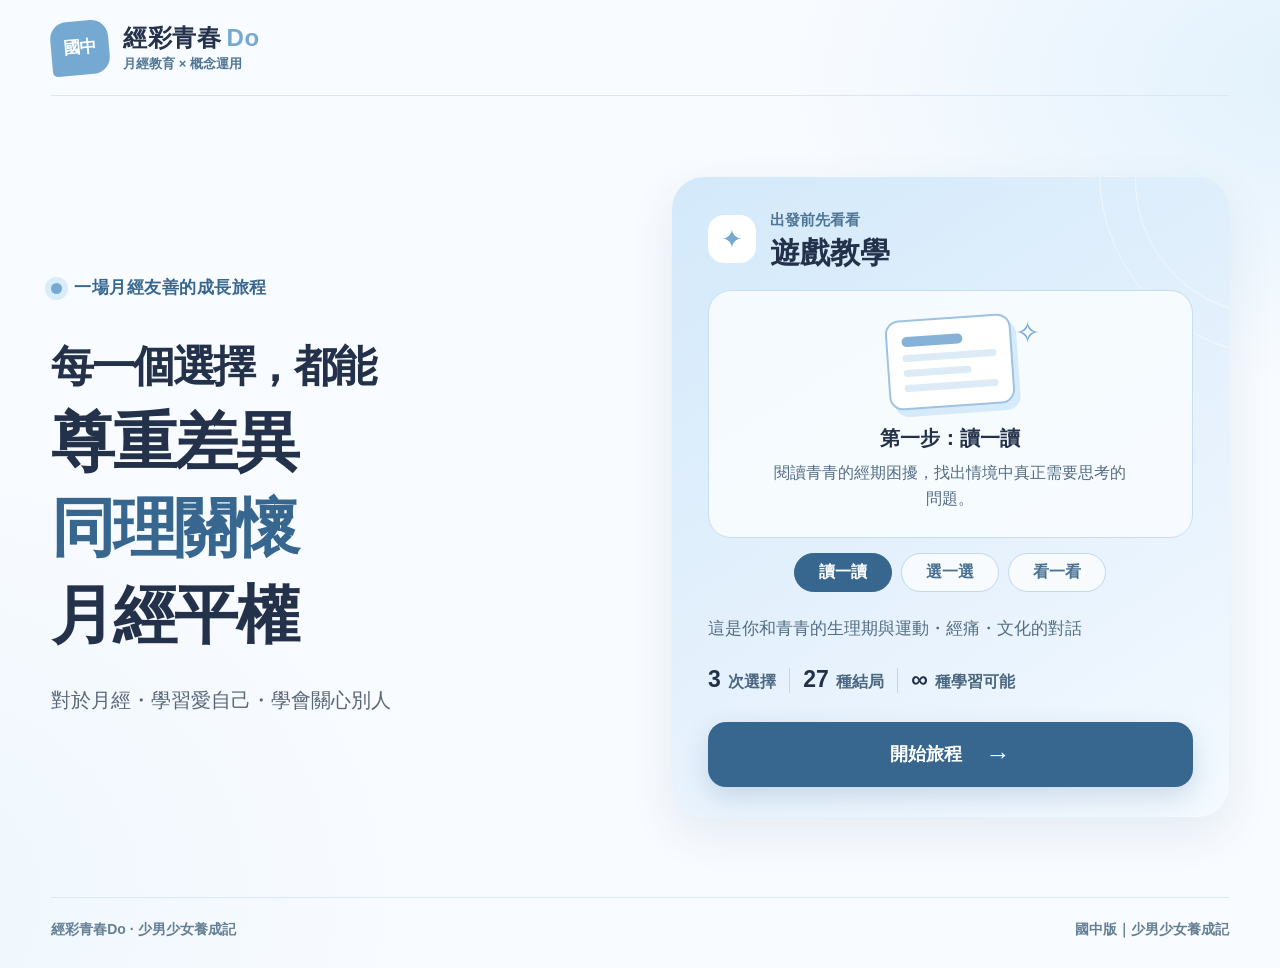
<file: index.html>
<!doctype html>
<html lang="zh-Hant">
<head>
  <meta charset="utf-8">
  <meta name="viewport" content="width=device-width, initial-scale=1">
  <meta name="theme-color" content="#E1F1FC">
  <meta name="description" content="經彩青春Do：透過三次選擇，一起學習月經關懷、破除偏見與自然談論。">
  <title>經彩青春Do｜少男少女養成記</title>
  <link rel="stylesheet" href="./assets/style.css">
  <script src="./data/story.js" defer></script>
  <script src="./data/outcomes.js" defer></script>
  <script src="./assets/app.js" defer></script>
</head>
<body>
<div class="app-shell">
  <header class="site-header">

<a class="brand" id="brand-link" href="./"
   aria-label="回到經彩青春Do封面">

  <span class="brand-symbol">國中</span>

  <span class="brand-copy"
        style="display:flex;
               flex-direction:column;
               align-items:flex-start;
               justify-content:center;
               gap:3px;
               line-height:1.25;">

    <span class="brand-name"
          style="display:block;
                 font-size:24px;
                 font-weight:900;
                 white-space:nowrap;">
      經彩青春<span class="brand-highlight">Do</span>
    </span>

    <span class="brand-subtitle"
          style="display:block;
                 font-size:13px;
                 font-weight:700;
                 color:#507695;
                 white-space:nowrap;">
      月經教育 × 概念運用
    </span>

  </span>
</a>
    <button class="header-reset" type="button" id="header-reset" hidden>重新開始 <span aria-hidden="true">↗</span></button>
  </header>
  <main>
    <section class="view intro" id="intro" aria-labelledby="intro-title">

<div class="intro-content">
  <p class="eyebrow">
    <span class="eyebrow-dot" aria-hidden="true"></span>
    一場月經友善的成長旅程
  </p>

  <h1 id="intro-title">
    <span class="intro-question">每一個選擇，都能</span>
    <span class="intro-line">尊重差異</span>
    <span class="intro-line emphasis">同理關懷</span>
    <span class="intro-line">月經平權</span>
  </h1>

  <p class="intro-tip">
    對於月經・學習愛自己・學會關心別人
  </p>
</div>
      <section class="guide-panel" aria-labelledby="guide-title">
        <div class="guide-header"><span class="guide-icon" aria-hidden="true">✦</span><div><p class="guide-eyebrow">出發前先看看</p><h2 id="guide-title">遊戲教學</h2></div></div>
        <div class="guide-screen" aria-live="off">
          <div class="guide-slide is-active" data-guide-slide="0" aria-hidden="false">
            <div class="guide-illustration guide-read">
              <div class="guide-paper" aria-hidden="true"><div class="paper-title"></div><div class="paper-line"></div><div class="paper-line short"></div><div class="paper-line"></div></div>
              <span class="guide-deco" aria-hidden="true">✧</span>
            </div>
            <h3>第一步：讀一讀</h3>
            <p>閱讀青青的經期困擾，找出情境中真正需要思考的問題。</p>
          </div>
          <div class="guide-slide" data-guide-slide="1" aria-hidden="true">
            <div class="guide-illustration guide-choose" aria-hidden="true">
              <div class="guide-choice">A</div><div class="guide-choice active">B <span>✓</span></div><div class="guide-choice">C</div>
            </div>
            <h3>第二步：選一選</h3>
            <p>比較 A、B、C 三個回應，選擇你認為最合適的做法。</p>
          </div>
          <div class="guide-slide" data-guide-slide="2" aria-hidden="true">
            <div class="guide-illustration guide-result" aria-hidden="true">
              <span class="guide-check">✓</span>
              <div class="guide-result-lines"><span></span><span></span><span></span></div>
            </div>
            <h3>第三步：看一看</h3>
            <p>確認三次選擇，閱讀自己的判斷與可改進之處。</p>
          </div>
        </div>
        <div class="guide-picks" aria-label="切換遊戲教學">
          <button class="guide-pick is-active" type="button" data-guide="0" aria-pressed="true">讀一讀</button>
          <button class="guide-pick" type="button" data-guide="1" aria-pressed="false">選一選</button>
          <button class="guide-pick" type="button" data-guide="2" aria-pressed="false">看一看</button>
        </div>
<p class="guide-intro">
  這是你和青青的生理期與運動・經痛・文化的對話
</p>        <div class="intro-stats" aria-label="旅程玩法">
          <span><strong>3</strong> 次選擇</span>
          <span class="stat-divider" aria-hidden="true"></span>
          <span><strong>27</strong> 種結局</span>
          <span class="stat-divider" aria-hidden="true"></span>
          <span><strong>∞</strong> 種學習可能</span>
        </div>
        <button class="primary-btn" id="start-btn" type="button">開始旅程 <span aria-hidden="true">→</span></button>
      </section>
    </section>
    <section class="view game" id="game" hidden aria-labelledby="scene-title">
      <div class="step-top">
        <div>
          <h1 class="step-heading">你的成長旅程正在展開</h1>
          <p class="step-desc">分析情境、比較觀點，再做出你的選擇。</p>
        </div>
        <div class="step-fraction" id="step-fraction">01 <span>/ 03</span></div>
      </div>
      <div class="progress-track" aria-label="旅程進度"><div id="progress-fill" class="progress-fill"></div></div>
      <div class="scene-layout">
        <div class="scene-visual">
          <div class="visual-topline"><span class="visual-tag">第 <span id="scene-number">1</span> 個情境</span><span class="visual-decor" aria-hidden="true">✳</span></div>
          <div class="image-frame">
            <img id="scene-image" class="scene-image" alt="" loading="eager" decoding="async" hidden>
            <div id="image-placeholder" class="image-placeholder" role="img" aria-label="劇情圖片預留區">
              <span class="placeholder-mark" aria-hidden="true">✦</span>
              <span>劇情圖片</span>
            </div>
          </div>
          <p class="visual-caption">想一想：如果你也在現場，會怎麼做？</p>
        </div>
        <div class="scene-content">
          <div class="scene-kicker"><span id="scene-chip">情境 1</span><span class="scene-separator" aria-hidden="true"></span><span>月經友善思辨</span></div>
          <h2 id="scene-title" tabindex="-1">突然來了，怎麼辦？</h2>
          <p id="scene-narrative" class="scene-narrative"></p>
          <div class="choose-heading"><h3>這時候，你的選擇是什麼？</h3><span>選出最符合你想法的回應</span></div>
          <div class="choices" id="choices" aria-label="三個回答"></div>
          <p class="keyboard-hint">點選想說的話，就能繼續下一個情境。</p>
        </div>
      </div>
      <div class="game-footer">
        <button id="back-btn" class="back-btn" type="button">← 回到上一個情境</button>
        <span class="route-trail" id="route-trail" aria-live="polite"></span>
      </div>
    </section>
    <section class="view ending" id="ending" hidden aria-labelledby="ending-title">
      <div class="ending-hero">
        <div class="ending-icon" aria-hidden="true">✦</div>
        <p class="eyebrow">三次選擇完成</p>
        <h1 id="ending-title" tabindex="-1">你的選擇，形成了一段思考旅程。</h1>
        <p id="ending-intro">先看看自己做的三次選擇，想一想，再決定要不要送出。</p>
      </div>
      <div class="ending-body">
        <section aria-labelledby="summary-heading">
          <div class="section-heading"><span class="section-number">一</span><h2 id="summary-heading">這是你選擇的旅程</h2><span id="ending-code" class="route-badge">路徑 ABB</span></div>
          <ol class="journey-steps" id="journey-steps"></ol>
          <div id="confirm-actions" class="confirm-actions">
            <p>你確定要用這三個選擇，完成這趟旅程嗎？</p>
            <div class="actions-row">
              <button id="rethink-btn" class="secondary-btn" type="button">← 回頭再想一次</button>
              <button id="confirm-btn" class="primary-btn" type="button">確定選擇 <span aria-hidden="true">→</span></button>
            </div>
          </div>
        </section>
        <section id="feedback-section" class="feedback-section" aria-labelledby="feedback-heading" hidden>
          <div class="section-heading"><span class="section-number">二</span><h2 id="feedback-heading" tabindex="-1">看看這次旅程的回饋</h2></div>
          <div class="feedback-grid">
            <article class="feedback-card positive"><div class="feedback-icon" aria-hidden="true">✓</div><h3>做得好的地方</h3><p id="positive-text"></p></article>
            <article class="feedback-card improve"><div class="feedback-icon" aria-hidden="true">↗</div><h3>可以改進的地方</h3><p id="improve-text"></p></article>
            <article class="feedback-card result"><div class="feedback-icon" id="status-icon" aria-hidden="true">★</div><h3>關卡認證</h3><p id="status-text" aria-live="polite" style="white-space:pre-line"></p></article>
          </div>
          <div class="ending-actions"><button class="primary-btn" id="again-btn" type="button">回到最初，再挑戰一次 <span aria-hidden="true">→</span></button></div>
        </section>
      </div>
    </section>
  </main>
  <footer class="site-footer"><span>經彩青春Do · 少男少女養成記</span><span>國中版｜少男少女養成記</span></footer>
</div>
</body>
</html>
</file>
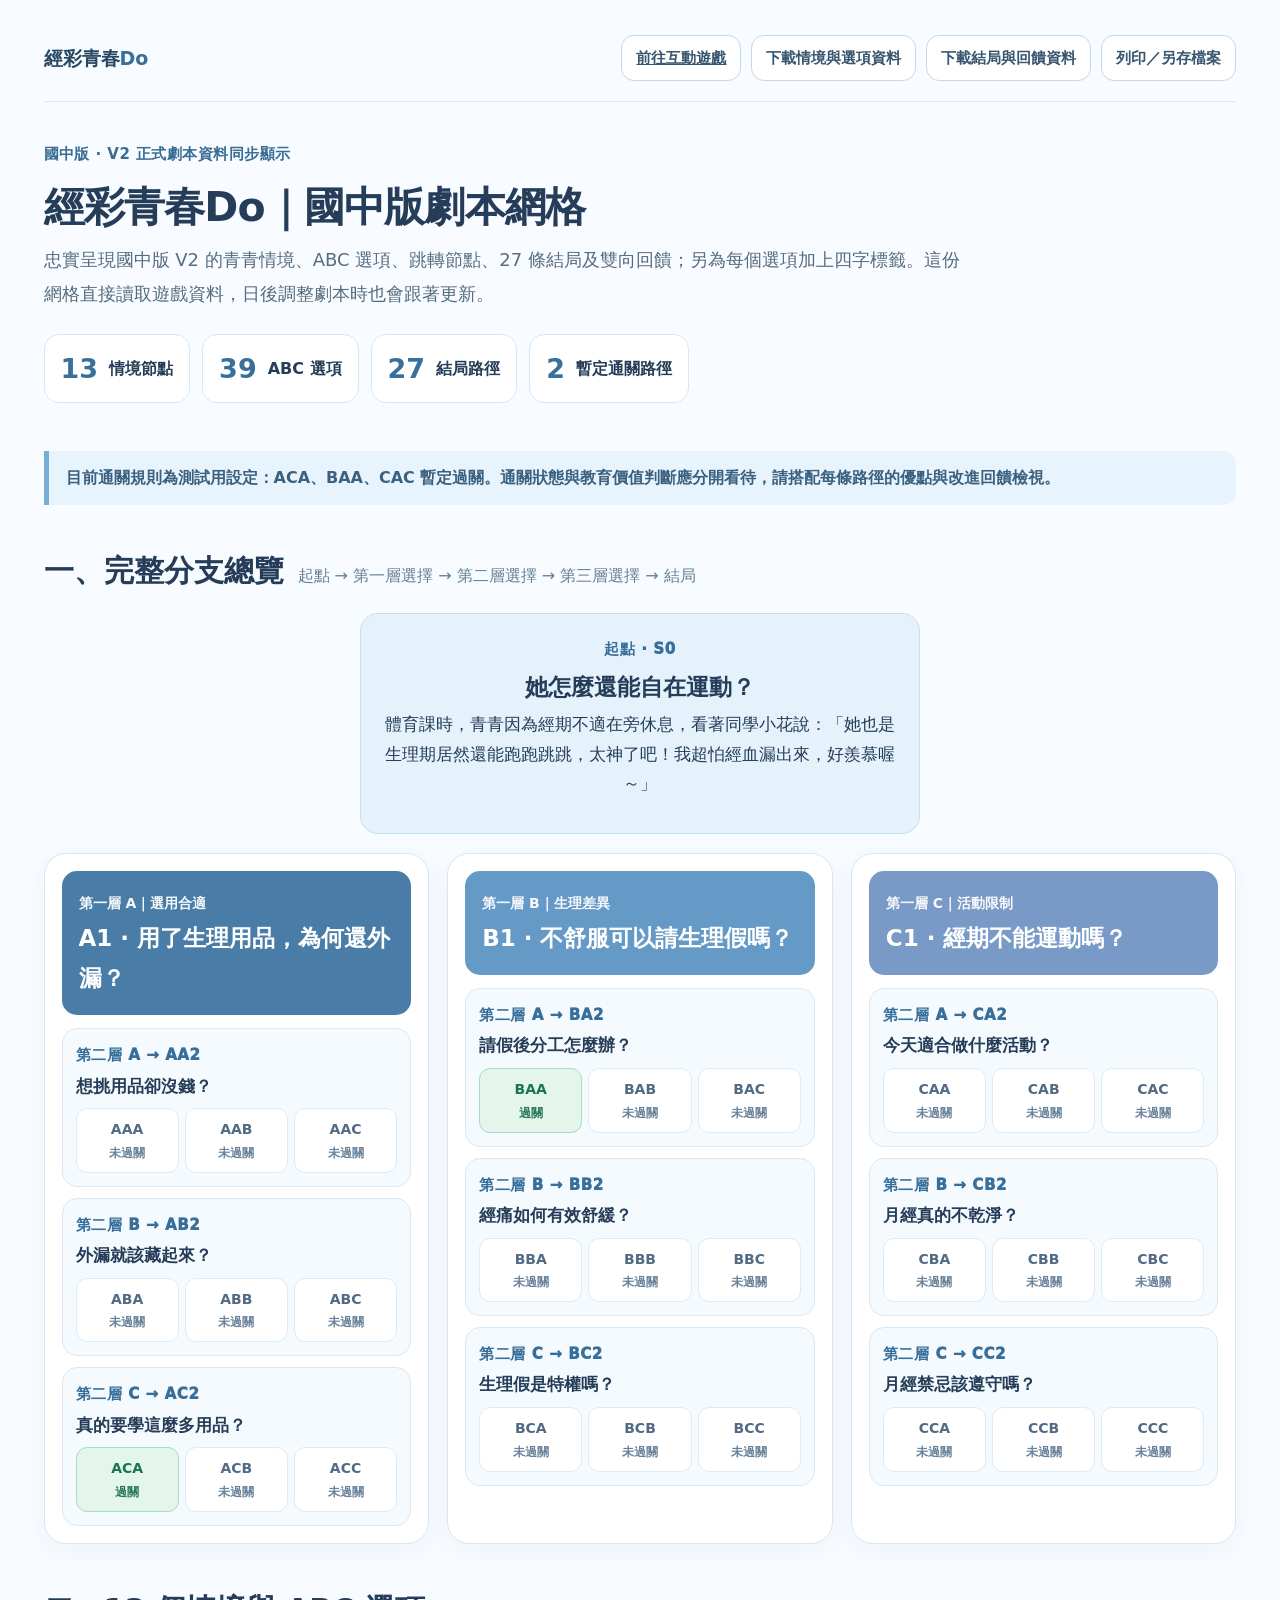
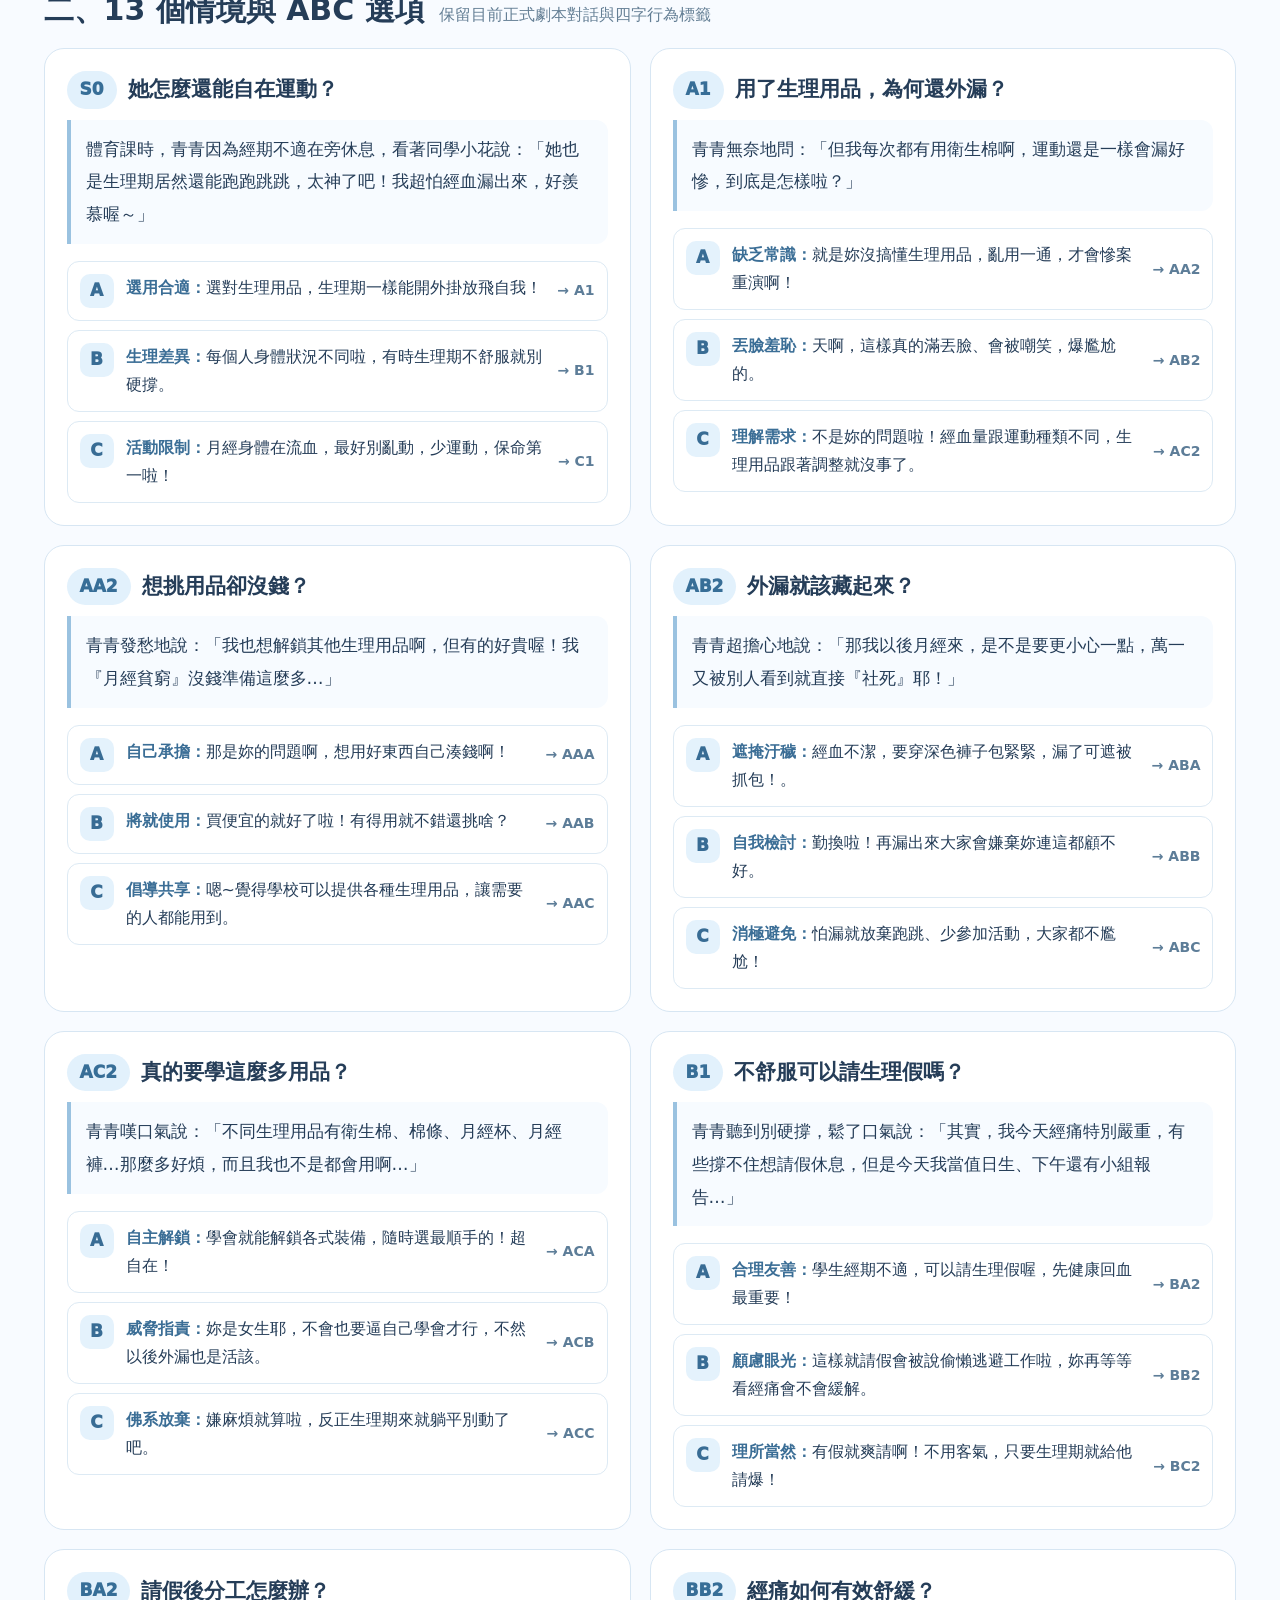
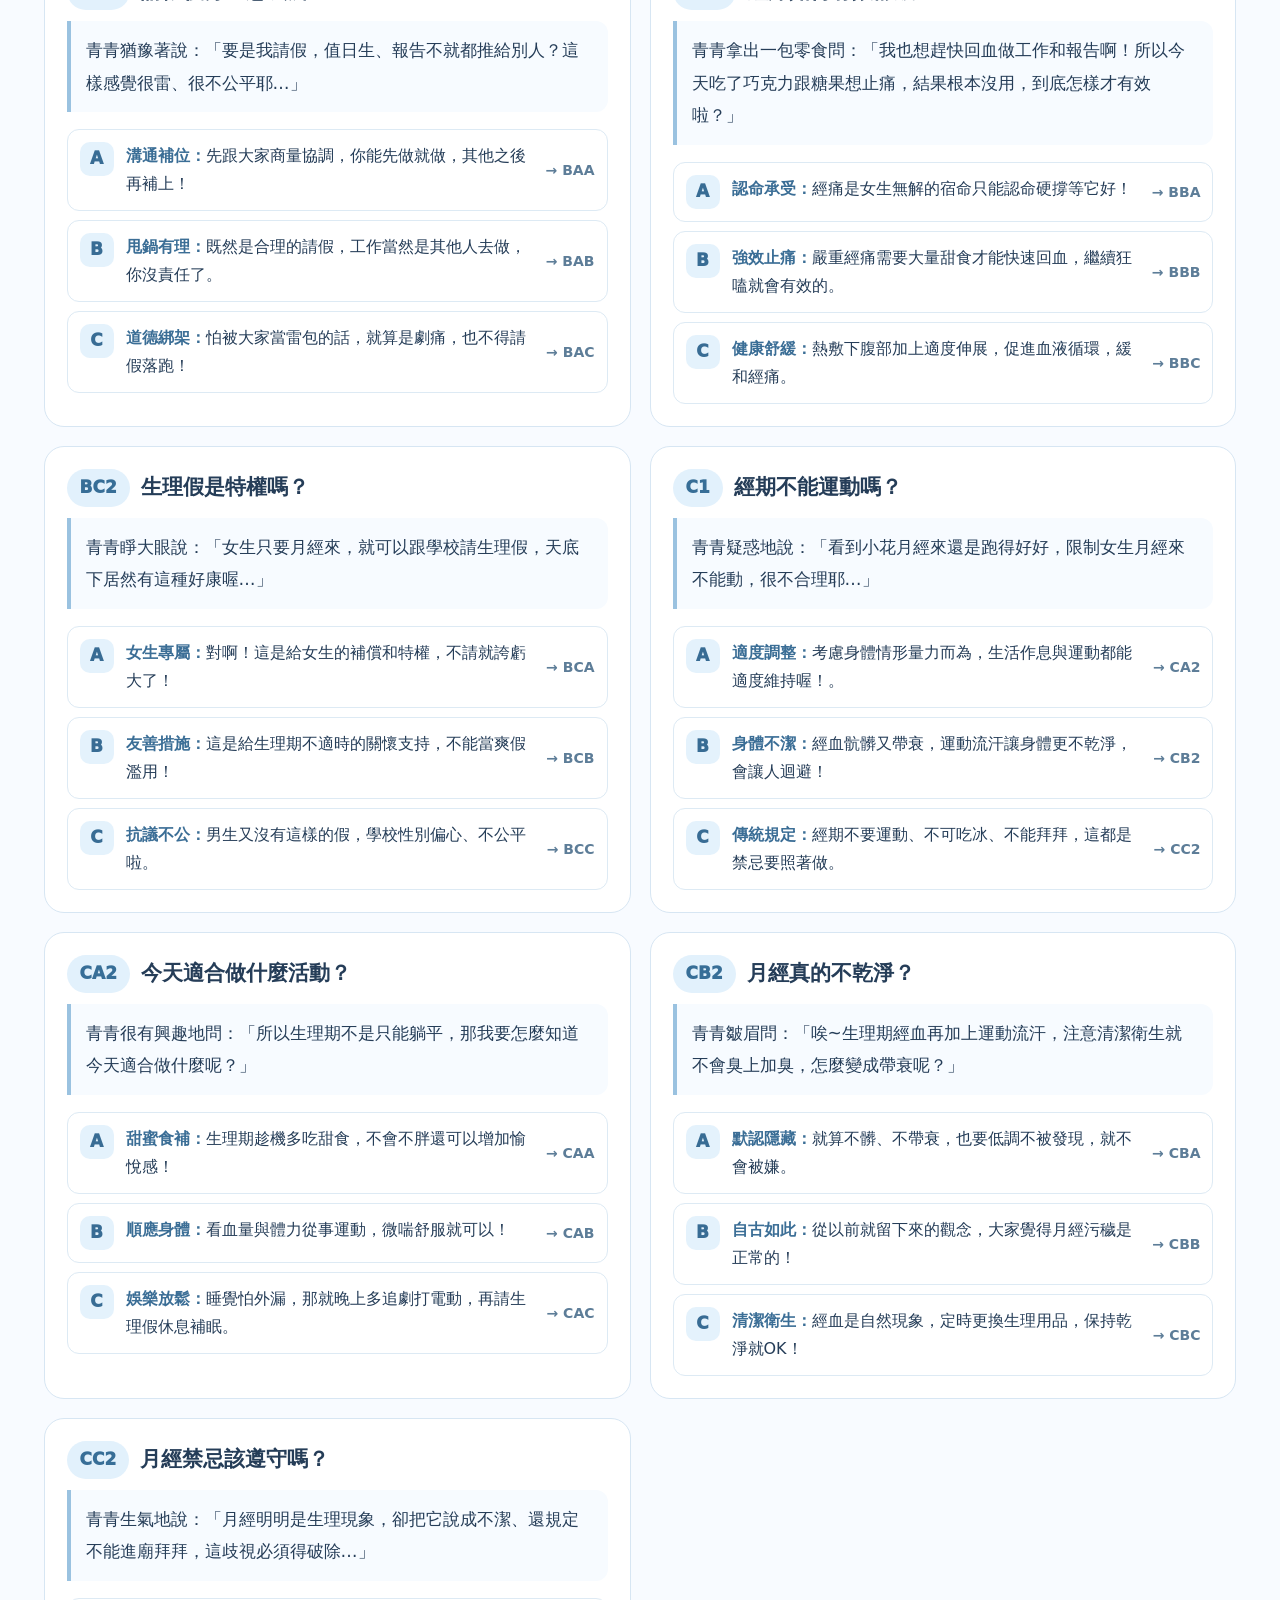
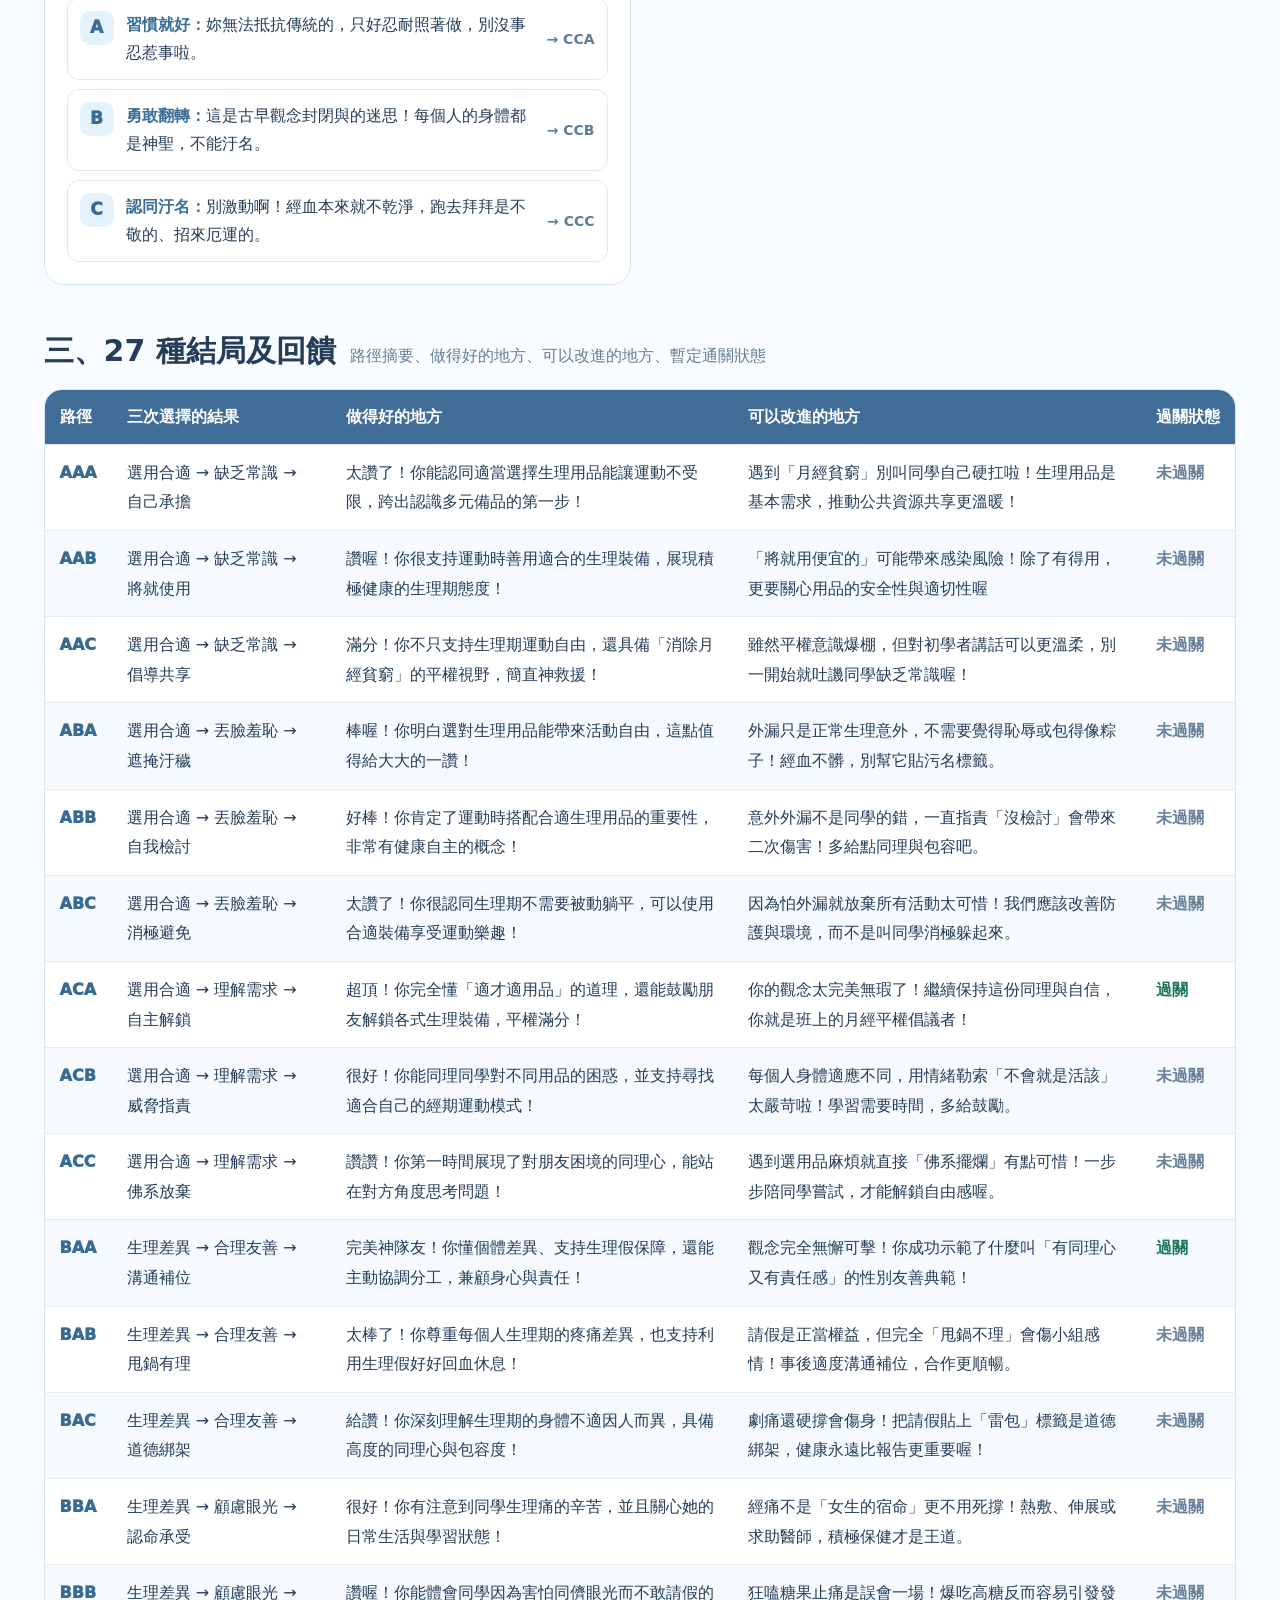
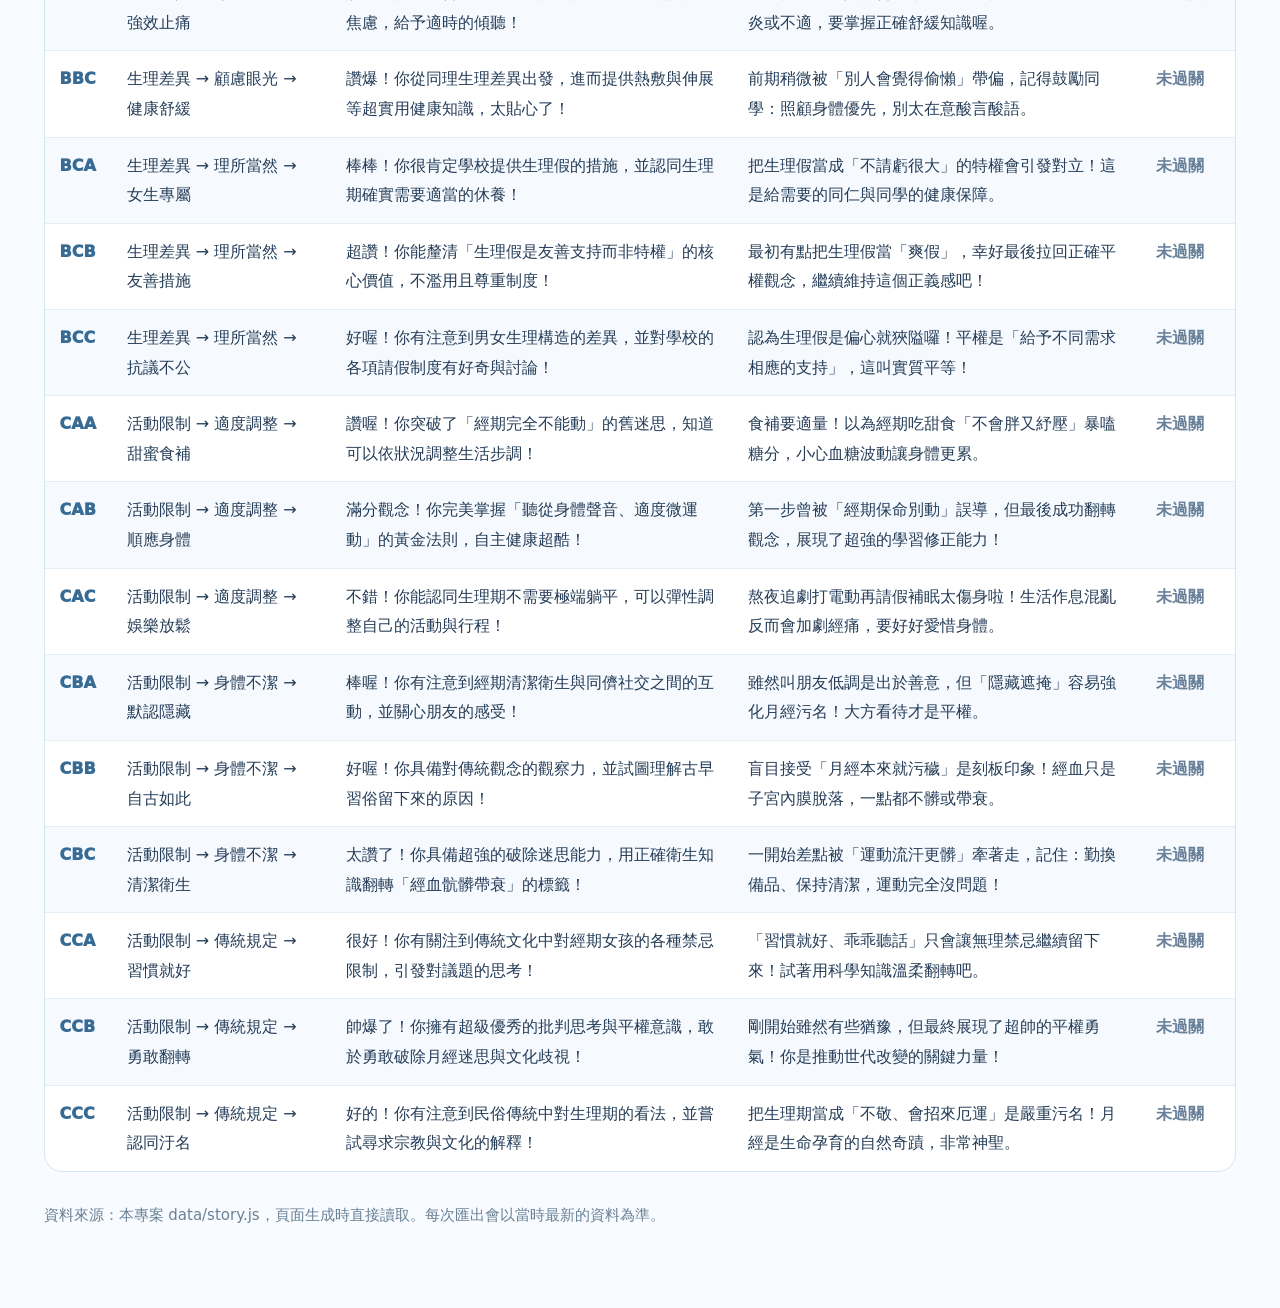
<file: story-grid.html>
<!doctype html>
<html lang="zh-Hant">
<head>
<meta charset="utf-8">
<meta name="viewport" content="width=device-width, initial-scale=1">
<meta name="color-scheme" content="light">
<title>經彩青春Do｜國中版劇本網格</title>
<script src="./data/story.js" defer></script>
<script src="./data/outcomes.js" defer></script>
<style>
:root{font-family:"Noto Sans TC","PingFang TC","Microsoft JhengHei",system-ui,sans-serif;color:#253D58;background:#F8FBFF;font-size:17px}
*{box-sizing:border-box}body{margin:0;line-height:1.75}main{max-width:1440px;padding:25px clamp(16px,3.4vw,55px) 80px;margin:auto}
h1{font-size:clamp(30px,3.2vw,45px);line-height:1.35;margin:0 0 8px;letter-spacing:-.02em}
h2{font-size:clamp(24px,2.6vw,30px);line-height:1.4;margin:0 0 17px}
h3{font-size:21px;margin:0 0 8px}p{margin:0 0 12px}a{color:#376A94}button{font:inherit;cursor:pointer;border:0}
.topbar{display:flex;justify-content:space-between;align-items:center;gap:14px;flex-wrap:wrap;padding:10px 0 20px;border-bottom:1px solid #D9E8F3}
.brand{font-size:19px;font-weight:900;text-decoration:none;color:#284762}.brand span{color:#396E99}
.header-actions{display:flex;gap:10px;flex-wrap:wrap}
.control{border:1px solid #C1D9EB;border-radius:13px;background:white;color:#38566F;font-size:15px;font-weight:800;padding:9px 14px}
.control:hover{border-color:#376A94;background:#E9F5FD}
.hero{padding:39px 0 28px}.eyebrow{font-size:15px;letter-spacing:.03em;color:#386D96;font-weight:900}
.intro{font-size:18px;color:#566D80;max-width:920px;line-height:1.9}
.counters{display:flex;flex-wrap:wrap;gap:12px;margin:23px 0 0}
.stat{display:flex;align-items:center;gap:11px;border:1px solid #D7E8F5;padding:10px 16px;border-radius:15px;background:white;font-size:16px;font-weight:750}
.stat strong{font-size:27px;color:#39709B}
.notice{border-left:5px solid #78AED5;background:#E8F4FD;color:#3B617F;border-radius:0 13px 13px 0;padding:13px 17px;margin:20px 0 33px;font-size:16px;font-weight:700}
.section{margin-top:45px}.section-header{display:flex;align-items:baseline;gap:14px;flex-wrap:wrap}
.section-header p{color:#647F95;font-size:16px}
.start-box{text-align:center;padding:22px;border-radius:18px;background:#E5F2FC;border:1px solid #C4DFF0;margin:4px auto 19px;max-width:560px}
.node-id{font-size:15px;color:#386F9A;font-weight:950;letter-spacing:.04em}
.start-box h3{font-size:23px;margin:4px 0 3px}
.flow-grid{display:grid;grid-template-columns:repeat(3,minmax(0,1fr));gap:18px}
.branch{border:1px solid #D8E7F2;background:white;border-radius:22px;padding:17px;min-width:0;box-shadow:0 7px 25px #3C70920D}
.branch-head{border-radius:15px;padding:17px;color:white;margin-bottom:13px}
.branch:nth-child(1) .branch-head{background:#497DA7}
.branch:nth-child(2) .branch-head{background:#659AC7}
.branch:nth-child(3) .branch-head{background:#799AC6}
.branch-head h3{font-size:23px;margin:0;color:white}.branch-head small{font-size:14px;opacity:.95;font-weight:750}
.subnode{background:#F5FAFE;border:1px solid #D9E8F3;padding:13px;border-radius:15px;margin-top:11px}
.subnode>strong{display:block;font-size:17px;margin:3px 0 7px}
.finish-list{display:grid;grid-template-columns:repeat(3,minmax(0,1fr));gap:6px}
.end-chip{display:flex;flex-direction:column;justify-content:center;align-items:center;gap:1px;text-align:center;border:1px solid #DDEBF4;border-radius:11px;padding:8px 4px;background:white;font-size:14px;font-weight:900;color:#526B84}
.end-chip.pass{background:#e4f5eb;border-color:#a6dcc0;color:#1b7454}
.end-chip small{font-size:12px;font-weight:750;color:#68829A}
.end-chip.pass small{color:#28795c}
.node-grid{display:grid;grid-template-columns:repeat(2,minmax(0,1fr));gap:19px}
.script-card{border-radius:20px;border:1px solid #D7E6F3;background:white;padding:22px;min-width:0;break-inside:avoid}
.script-top{display:flex;align-items:center;gap:11px;flex-wrap:wrap;margin-bottom:11px}
.script-id{display:inline-block;padding:4px 13px;background:#E2F1FC;border-radius:80px;font-weight:950;color:#376E97}
.script-top h3{margin:0;font-size:21px}
.script-scene{background:#F7FBFF;border-left:4px solid #9AC2E0;padding:13px 15px;font-size:17px;line-height:1.92;border-radius:0 12px 12px 0}
.choices{display:flex;flex-direction:column;gap:9px;margin-top:17px}
.choice{display:grid;grid-template-columns:36px minmax(0,1fr) auto;gap:10px;align-items:start;border:1px solid #DDEAF4;border-radius:12px;padding:12px}
.choice-letter{display:grid;place-items:center;width:34px;height:34px;border-radius:10px;background:#E4F2FC;color:#386C94;font-weight:950}
.choice-main{font-size:16px;min-width:0}
.choice-main strong{color:#3B6E96}
.choice-arrow{font-size:14px;font-weight:900;color:#5D7D98;white-space:nowrap;align-self:center}
.table-scroll{overflow:auto;border:1px solid #D7E7F2;border-radius:18px;background:white}
table{border-collapse:collapse;width:100%;min-width:980px}
thead th{position:sticky;top:0;z-index:1;background:#416E98;color:white;padding:13px 15px;text-align:left;font-size:16px;white-space:nowrap}
tbody td{font-size:16px;padding:13px 15px;border-top:1px solid #E3EEF7;vertical-align:top;line-height:1.85}
tbody tr:nth-child(even){background:#F6FAFF}
tbody tr:hover{background:#EAF5FD}
.code{font-weight:950;color:#386B94;white-space:nowrap}
.status{font-weight:850;white-space:nowrap;color:#688099}
.status.pass{color:#1b7855}
.step-cell{min-width:190px}.feedback-cell{min-width:250px}
.footer{margin:30px 0 0;color:#6A8195;font-size:15px}
.sr-only{position:absolute;width:1px;height:1px;padding:0;margin:-1px;overflow:hidden;clip:rect(0,0,0,0);border:0}
@media(max-width:1000px){.flow-grid{grid-template-columns:1fr}.node-grid{grid-template-columns:1fr}.branch{max-width:none}}
@media(max-width:560px){.hero{padding:28px 0 18px}.stat{padding:8px 12px}.stat strong{font-size:24px}.script-card{padding:16px}.choice{grid-template-columns:33px minmax(0,1fr);gap:9px}.choice-arrow{grid-column:2;justify-self:start}.flow-grid{gap:14px}.notice{font-size:15px}}
@media print{
  @page{size:A4 landscape;margin:12mm}
  :root{font-size:12pt}
  body{background:white}
  main{max-width:none;padding:0}
  .header-actions,.control{display:none!important}
  .hero{padding:15px 0}
  .section{page-break-before:always;margin-top:15px}
  .branch,.script-card,.start-box{box-shadow:none}
  .flow-grid{display:grid;grid-template-columns:repeat(3,minmax(0,1fr));gap:9px}
  .branch{padding:9px;border-radius:10px}
  .branch-head{padding:9px}
  .subnode{padding:7px;margin-top:7px}
  .end-chip{font-size:10pt;padding:4px 1px}
  .end-chip small{font-size:8pt}
  .node-grid{grid-template-columns:repeat(2,minmax(0,1fr))}
  .script-card{padding:12px;break-inside:avoid}
  .script-card h3{font-size:14pt}
  .script-scene,.choice-main{font-size:10pt}
  table{min-width:0}
  th,td{font-size:9pt!important;padding:6px!important}
  thead{display:table-header-group}
  tr{break-inside:avoid}
}
</style>
</head>
<body>
<main>
<header class="topbar">
<a class="brand" href="./">經彩青春<span>Do</span></a>
<div class="header-actions"><a href="./" class="control">前往互動遊戲</a><button class="control" id="download-scenes" type="button">下載情境與選項資料</button><button class="control" id="download-endings" type="button">下載結局與回饋資料</button><button class="control" id="print" type="button">列印／另存檔案</button></div>
</header>
<section class="hero">
<p class="eyebrow">國中版 · V2 正式劇本資料同步顯示</p>
<h1>經彩青春Do｜國中版劇本網格</h1>
<p class="intro">忠實呈現國中版 V2 的青青情境、ABC 選項、跳轉節點、27 條結局及雙向回饋；另為每個選項加上四字標籤。這份網格直接讀取遊戲資料，日後調整劇本時也會跟著更新。</p>
<div class="counters" id="counters"></div>
</section>
<p class="notice">目前通關規則為測試用設定：ACA、BAA、CAC 暫定過關。通關狀態與教育價值判斷應分開看待，請搭配每條路徑的優點與改進回饋檢視。</p>
<section id="overview" class="section">
<div class="section-header"><h2>一、完整分支總覽</h2><p>起點 → 第一層選擇 → 第二層選擇 → 第三層選擇 → 結局</p></div>
<div id="start-node" class="start-box"></div>
<div id="branch-grid" class="flow-grid"></div>
</section>
<section id="all-scenes" class="section">
<div class="section-header"><h2>二、13 個情境與 ABC 選項</h2><p>保留目前正式劇本對話與四字行為標籤</p></div>
<div id="node-grid" class="node-grid"></div>
</section>
<section id="all-endings" class="section">
<div class="section-header"><h2>三、27 種結局及回饋</h2><p>路徑摘要、做得好的地方、可以改進的地方、暫定通關狀態</p></div>
<div class="table-scroll"><table><thead><tr><th>路徑</th><th>三次選擇的結果</th><th>做得好的地方</th><th>可以改進的地方</th><th>過關狀態</th></tr></thead><tbody id="outcome-rows"></tbody></table></div>
</section>
<p class="footer">資料來源：本專案 data/story.js，頁面生成時直接讀取。每次匯出會以當時最新的資料為準。</p>
</main>
<script>
window.addEventListener("DOMContentLoaded",()=>{
  const data=window.STORY_DATA;
  if(!data){document.getElementById("start-node").textContent="無法讀取劇本資料。";return;}
  const letters=["A","B","C"];
  const pass=new Set(data.passRoutes||[]);
  const esc=v=>String(v).replace(/[&<>"']/g,c=>({"&":"&amp;","<":"&lt;",">":"&gt;",'"':"&quot;","'":"&#39;"}[c]));
  const order=["S0","A1","AA2","AB2","AC2","B1","BA2","BB2","BC2","C1","CA2","CB2","CC2"];
  document.getElementById("counters").innerHTML=[
    [Object.keys(data.nodes).length,"情境節點"],
    [Object.keys(data.nodes).length*3,"ABC 選項"],
    [Object.keys(data.endings).length,"結局路徑"],
    [pass.size,"暫定通關路徑"]
  ].map(([n,label])=>'<div class="stat"><strong>'+n+'</strong>'+label+'</div>').join("");
  const root=data.nodes.S0;
  document.getElementById("start-node").innerHTML='<div class="node-id">起點 · S0</div><h3>'+esc(root.title)+'</h3><p>'+esc(root.scene)+'</p>';
  document.getElementById("branch-grid").innerHTML=letters.map(a=>{
    const first=root.choices[a].next;
    const firstNode=data.nodes[first];
    return '<article class="branch"><div class="branch-head"><small>第一層 '+a+'｜'+esc(root.choices[a].label)+'</small><h3>'+esc(first)+' · '+esc(firstNode.title)+'</h3></div>'+
      letters.map(b=>{
        const second=firstNode.choices[b].next,secondNode=data.nodes[second];
        return '<div class="subnode"><div class="node-id">第二層 '+b+' → '+esc(second)+'</div><strong>'+esc(secondNode.title)+'</strong><div class="finish-list">'+
          letters.map(c=>{
            const choice=secondNode.choices[c];
            const end=choice.next;
            return '<div class="end-chip'+(pass.has(end)?' pass':'')+'" title="'+esc(choice.label)+'"><span>'+esc(end)+'</span><small>'+(pass.has(end)?'過關':'未過關')+'</small></div>';
          }).join("")+
        '</div></div>';
      }).join("")+'</article>';
  }).join("");
  document.getElementById("node-grid").innerHTML=order.map(id=>{
    const node=data.nodes[id];
    if(!node)return "";
    return '<article class="script-card" id="node-'+esc(id)+'"><div class="script-top"><span class="script-id">'+esc(id)+'</span><h3>'+esc(node.title)+'</h3></div><p class="script-scene">'+esc(node.scene)+'</p><div class="choices">'+letters.map(letter=>{
      const ch=node.choices[letter];
      return '<div class="choice"><span class="choice-letter">'+letter+'</span><span class="choice-main"><strong>'+esc(ch.label)+'：</strong>'+esc(ch.text)+'</span><span class="choice-arrow">→ '+esc(ch.next)+'</span></div>';
    }).join("")+'</div></article>';
  }).join("");
  const endings=Object.keys(data.endings).sort();
  document.getElementById("outcome-rows").innerHTML=endings.map(id=>{
    const e=data.endings[id];
    return '<tr><td class="code">'+esc(id)+'</td><td class="step-cell">'+e.steps.map(esc).join(' → ')+'</td><td class="feedback-cell">'+esc(e.positive)+'</td><td class="feedback-cell">'+esc(e.improve)+'</td><td class="status'+(pass.has(id)?' pass':'')+'">'+(pass.has(id)?'過關':'未過關')+'</td></tr>';
  }).join("");
  function csvDownload(name,rows){
    const quote=v=>'"'+String(v??"").replace(/"/g,'""')+'"';
    const lines=rows.map(row=>row.map(quote).join(",")).join("\r\n");
    const blob=new Blob(["\uFEFF"+lines],{type:"text/csv;charset=utf-8;"});
    const uri=URL.createObjectURL(blob);
    const a=document.createElement("a");a.href=uri;a.download=name;a.style.display="none";
    document.body.appendChild(a);a.click();a.remove();URL.revokeObjectURL(uri);
  }
  document.getElementById("download-scenes").addEventListener("click",()=>{
    const rows=[["節點","情境標題","情境內容","選項","四字標籤","原始對話","跳轉節點"]];
    for(const id of order){
      const n=data.nodes[id];if(!n)continue;
      for(const letter of letters){const c=n.choices[letter];rows.push([id,n.title,n.scene,letter,c.label,c.text,c.next]);}
    }
    csvDownload("經彩青春Do_國中_13情境39選項.csv",rows);
  });
  document.getElementById("download-endings").addEventListener("click",()=>{
    const rows=[["結局路徑","第一次選擇摘要","第二次選擇摘要","第三次選擇摘要","做得好的地方","可以改進的地方","暫定過關狀態"]];
    for(const id of endings){const e=data.endings[id];rows.push([id,...e.steps,e.positive,e.improve,pass.has(id)?"過關":"未過關"]);}
    csvDownload("經彩青春Do_國中_27種結局回饋.csv",rows);
  });
  document.getElementById("print").addEventListener("click",()=>window.print());
});
</script>
</body>
</html>
</file>
<file: assets/style.css>
/* 經彩青春Do — 國中版・粉藍主視覺：大字、清楚選項、手機友善 */
:root{color-scheme:light;--ink:#24314a;--muted:#596578;--sky:#76A9D2;--sky-dark:#37668F;--sky-light:#E0F0FC;--line:#DCE8F2;--background:#F8FBFF;--teal:#2d7a72;--shadow:0 16px 44px rgba(54,99,142,.10);font-family:"Noto Sans TC","PingFang TC","Microsoft JhengHei",-apple-system,BlinkMacSystemFont,"Segoe UI",sans-serif;font-size:17px}
*,*:before,*:after{box-sizing:border-box}
html{scroll-behavior:smooth}
body{margin:0;min-width:320px;color:var(--ink);background:radial-gradient(ellipse 55% 40% at 105% 8%,#E1F1FC 0%,transparent 79%),radial-gradient(ellipse 55% 60% at -10% 93%,#EDF6FD 0%,transparent 76%),var(--background);line-height:1.7}
body,button{font-family:inherit}
button{cursor:pointer;font-size:inherit}
button:focus-visible,a:focus-visible{outline:3px solid var(--teal);outline-offset:4px}
button:disabled{cursor:not-allowed}
[hidden],.view[hidden]{display:none!important}
.app-shell{max-width:1360px;min-height:100vh;margin:0 auto;padding:0 clamp(18px,4vw,60px);display:flex;flex-direction:column}
.site-header{height:96px;display:flex;align-items:center;justify-content:space-between;gap:14px;border-bottom:1px solid #D9E7F2}
.brand{display:inline-flex;align-items:center;gap:14px;text-decoration:none;color:var(--ink);font-size:22px;white-space:nowrap}
.brand-symbol{display:grid;place-items:center;min-width:58px;height:54px;padding:0 8px;background:var(--sky);color:white;border-radius:17px 17px 17px 5px;font-weight:900;font-size:17px;transform:rotate(-5deg)}
.brand-name{font-weight:900;letter-spacing:.025em}
.brand-highlight{color:var(--sky);margin-left:5px}
.header-reset{border:1px solid #B9D4EA;border-radius:22px;background:white;color:var(--ink);font-weight:800;font-size:16px;padding:9px 19px;white-space:nowrap}
.header-reset:hover{color:var(--sky-dark);border-color:var(--sky)}
main{flex:1}
.site-footer{border-top:1px solid var(--line);padding:20px 0 26px;display:flex;justify-content:space-between;gap:12px;color:#647F94;font-size:14px;font-weight:650}
.eyebrow{display:flex;align-items:center;gap:12px;margin:0;color:var(--sky-dark);font-weight:850;font-size:17px;letter-spacing:.03em}
.eyebrow-dot{display:inline-block;height:11px;width:11px;border-radius:50%;background:var(--sky);box-shadow:0 0 0 6px #D9ECFA}
.primary-btn,.secondary-btn{min-height:60px;padding:13px 25px;display:inline-flex;align-items:center;justify-content:center;gap:23px;border-radius:18px;font-size:18px;font-weight:900;border:1.5px solid transparent;transition:transform .15s,background-color .15s,box-shadow .15s;line-height:1.5}
.primary-btn{background:var(--sky-dark);color:white;box-shadow:0 10px 27px #37668F33}
.primary-btn:hover{background:#285579;transform:translateY(-2px)}
.primary-btn span{font-size:25px}
.secondary-btn{color:var(--ink);background:white;border-color:#C7DDEA}
.secondary-btn:hover{background:#EAF5FC}
.intro{display:grid;grid-template-columns:minmax(0,1fr) minmax(440px,1fr);gap:clamp(24px,5vw,78px);align-items:center;padding:clamp(48px,9vh,110px) 0 80px}
.intro-content{min-width:0}
.intro h1{display:flex;flex-direction:column;gap:5px;font-size:clamp(45px,5vw,73px);font-weight:950;line-height:1.27;letter-spacing:-.04em;margin:32px 0 25px}
.intro-question{font-size:clamp(31px,3.35vw,49px);color:var(--ink);line-height:1.45}
.intro-line{display:block;color:var(--ink)}
.intro-line.emphasis{color:var(--sky-dark)}
.intro-tip{font-size:20px;line-height:1.95;color:var(--muted);max-width:550px;margin:25px 0 0}
.guide-panel{background:linear-gradient(148deg,#D3E9FA 0%,#E7F2FD 60%,#F4FAFF 100%);border-radius:32px;padding:30px clamp(23px,3vw,36px);position:relative;overflow:hidden;box-shadow:var(--shadow)}
.guide-panel:before,.guide-panel:after{content:"";position:absolute;pointer-events:none;width:370px;height:370px;border:1px solid #ffffff90;border-radius:50%;right:-240px;top:-190px}
.guide-panel:after{width:270px;height:270px;top:-132px;right:-176px}
.guide-header{position:relative;display:flex;align-items:center;gap:14px;margin-bottom:18px}
.guide-icon{display:grid;place-items:center;width:48px;height:48px;background:white;border-radius:16px;color:var(--sky);font-size:26px}
.guide-eyebrow{font-size:15px;font-weight:800;color:#507695;margin:0}
.guide-header h2{font-size:30px;line-height:1.3;margin:0;font-weight:950}
.guide-screen{height:248px;position:relative;background:#FAFDFFDD;border:1px solid #C7DEEE;border-radius:23px;overflow:hidden}
.guide-slide{position:absolute;inset:0;display:flex;flex-direction:column;align-items:center;justify-content:center;gap:4px;padding:12px 18px;text-align:center;opacity:0;visibility:hidden;transform:translateY(12px);transition:opacity .5s ease,transform .5s ease,visibility .5s}
.guide-slide.is-active{opacity:1;visibility:visible;transform:translateY(0)}
.guide-slide h3{font-size:20px;font-weight:900;margin:7px 0 1px}
.guide-slide p{font-size:16px;line-height:1.65;margin:0;max-width:360px;color:#536D86}
.guide-illustration{height:95px;display:flex;align-items:center;justify-content:center;position:relative}
.guide-paper{width:126px;height:90px;border:2px solid #9DC3E3;border-radius:14px;background:#fff;box-shadow:5px 7px 0 #D6EAF9;display:flex;flex-direction:column;gap:8px;padding:15px 14px;transform:rotate(-4deg)}
.guide-read.is-animated .guide-paper{animation:float-paper 2.8s ease-in-out infinite}
.paper-title{background:#86B2D8;height:10px;border-radius:12px;width:65%}
.paper-line{background:#DCEBF6;height:7px;width:100%;border-radius:10px}
.paper-line.short{width:72%}
.guide-deco{position:absolute;right:-27px;top:-8px;font-size:30px;color:var(--sky);animation:pulse-stars 1.8s ease-in-out infinite}
.guide-choose{gap:8px;align-items:stretch}
.guide-choice{display:grid;place-items:center;width:61px;height:75px;border-radius:12px;border:2px solid #B5D2E9;background:white;color:#416D96;font-size:24px;font-weight:900}
.guide-choice.active{background:#447BAA;color:white;transform:translateY(-8px);box-shadow:0 11px 20px #447BAA33;animation:select-step 1.5s ease-in-out infinite}
.guide-choice span{font-size:17px}
.guide-check{width:84px;height:84px;border-radius:50%;display:grid;place-items:center;background:#d9efea;color:#27756d;font-size:45px;font-weight:900;animation:check-pop 2s ease-in-out infinite}
.guide-result-lines{display:flex;flex-direction:column;gap:9px}
.guide-result-lines span{display:block;width:92px;height:12px;border-radius:10px;background:#C3DDF0}
.guide-result-lines span:nth-child(2){width:70px}
.guide-picks{display:flex;justify-content:center;gap:9px;flex-wrap:wrap;margin:15px 0 21px}
.guide-pick{padding:8px 13px;min-width:98px;background:#ffffffaf;border:1px solid #BED8EB;border-radius:100px;color:#4B7292;font-size:16px;font-weight:800}
.guide-pick.is-active{background:var(--sky-dark);border-color:var(--sky-dark);color:#fff}
.guide-intro{color:#526D82;font-size:17px;line-height:1.88;margin:14px 0 16px}
.intro-stats{display:flex;align-items:center;flex-wrap:wrap;gap:10px 13px;margin:0 0 22px;color:#4B6780;font-size:16px;font-weight:800}
.intro-stats strong{font-size:23px;color:var(--ink);margin-right:3px}
.stat-divider{width:1px;height:25px;background:#BDD6E9}
.guide-panel .primary-btn{width:100%;min-height:64px}
@keyframes float-paper{50%{transform:translateY(-6px) rotate(-2deg)}}
@keyframes pulse-stars{50%{transform:scale(1.2);opacity:.7}}
@keyframes select-step{50%{transform:translateY(-12px);box-shadow:0 15px 18px #447BAA33}}
@keyframes check-pop{50%{transform:scale(1.08)}}
.game{padding:36px 0 56px}
.step-top{display:flex;align-items:center;justify-content:space-between;gap:22px;margin-bottom:20px}
.step-heading{font-size:clamp(25px,2.6vw,34px);font-weight:900;margin:0 0 4px;line-height:1.4}
.step-desc{font-size:19px;color:#637081;margin:0;line-height:1.75}
.step-fraction{font-weight:900;font-size:34px;white-space:nowrap;font-variant-numeric:tabular-nums}
.step-fraction span{color:#a29da5;font-size:20px}
.progress-track{height:10px;background:#DCEBF6;border-radius:50px;overflow:hidden}
.progress-fill{height:100%;width:33.333%;background:linear-gradient(90deg,#78B2DC,#518EBE);border-radius:50px;transition:width .25s ease}
.scene-layout{display:grid;grid-template-columns:minmax(0,.95fr) minmax(0,1.05fr);align-items:start;gap:24px;margin-top:30px}
.scene-visual{background:#EAF5FC;border:1px solid #D4E6F3;border-radius:28px;padding:22px;min-width:0}
.visual-topline{display:flex;align-items:center;justify-content:space-between;gap:10px;margin-bottom:15px}
.visual-tag{background:white;border-radius:100px;padding:8px 17px;color:#35678F;font-size:16px;font-weight:900}
.visual-decor{color:var(--sky);font-size:26px}
.image-frame{width:100%;aspect-ratio:16/9;position:relative;background:#F5FAFE;border-radius:20px;overflow:hidden;display:grid;place-items:center;border:1px solid #D6E6F3}
.scene-image,.scene-video{display:block;width:100%;height:100%;object-fit:cover}
.scene-video{background:#F2F9FD}
.scene-video::-webkit-media-controls-panel{background-color:rgba(255,250,249,.88)}
.image-placeholder{display:flex;position:absolute;inset:0;flex-direction:column;align-items:center;justify-content:center;gap:14px;color:#537E9F;font-size:26px;font-weight:900;background:linear-gradient(135deg,#F8FBFF,#E1F0FA);border:2px dashed #A3C6E2;border-radius:20px}
.placeholder-mark{display:grid;place-items:center;width:76px;height:76px;background:#D8EBF9;border-radius:24px;font-size:41px}
.visual-caption{font-size:16px;font-weight:800;color:#547996;margin:17px 2px 0}
.scene-content{background:white;border:1px solid #DAEAF5;border-radius:28px;padding:clamp(23px,3vw,36px);box-shadow:var(--shadow);min-width:0}
.scene-kicker{display:flex;align-items:center;gap:11px;color:#507594;font-size:16px;font-weight:850}
.scene-chip,.scene-kicker #scene-chip{background:#E4F2FD;padding:8px 14px;border-radius:100px;color:#376A95}
.scene-separator{background:#C0D9EB;width:5px;height:5px;border-radius:50%}
.scene-content h2{font-size:clamp(26px,2.8vw,36px);line-height:1.42;margin:23px 0 17px;font-weight:950;outline:none}
.scene-narrative{font-size:18px;line-height:1.9;color:#364257;border-left:5px solid #9BC4E2;background:#F5FAFE;border-radius:0 14px 14px 0;margin:0;padding:17px 20px}
.choose-heading{display:flex;align-items:baseline;justify-content:space-between;flex-wrap:wrap;gap:7px;margin:27px 0 13px}
.choose-heading h3{font-weight:900;font-size:22px;margin:0}
.choose-heading span{font-size:16px;color:#67839A}
.choices{display:flex;flex-direction:column;gap:13px}
.option{width:100%;display:flex;align-items:flex-start;gap:14px;text-align:left;border:1.5px solid #D8E6F0;border-radius:18px;padding:18px 15px;background:white;line-height:1.85;color:var(--ink);transition:border-color .15s,background-color .15s,transform .15s,box-shadow .15s}
.option:hover{background:#F2F8FD;border-color:#7EADD2;box-shadow:0 7px 19px #497AA123;transform:translateX(2px)}
.option:active{transform:translateX(0)}
.option-letter{flex:none;min-width:42px;height:42px;display:grid;place-items:center;border-radius:13px;background:#E2F1FC;color:#366B95;font-size:19px;font-weight:900}
.option-body{flex:1;overflow-wrap:anywhere;font-size:18px}
.option-label{color:#376A94;font-weight:900}
.option-dialogue{font-weight:550}
.option-arrow{align-self:center;color:#8DAFC9;font-size:22px}
.keyboard-hint{font-size:15px;color:#60778B;margin:17px 0 0}
.game-footer{display:flex;align-items:center;justify-content:space-between;gap:16px;flex-wrap:wrap;margin-top:24px}
.back-btn{background:transparent;border:0;color:#406D90;font-size:17px;font-weight:900;padding:12px 0}
.back-btn:hover{text-decoration:underline}
.back-btn:disabled{opacity:.35;text-decoration:none}
.route-trail{font-size:16px;color:#5B7B96;font-weight:800}
.ending{max-width:1140px;margin:auto;padding:35px 0 85px}
.ending-hero{text-align:center;padding:20px 0 36px}
.ending-icon{display:grid;place-items:center;margin:0 auto 12px;background:#E1F0FC;width:66px;height:66px;border-radius:19px;color:#3B6D96;font-size:36px}
.ending-hero .eyebrow{justify-content:center}
.ending-hero h1{font-size:clamp(29px,4vw,45px);line-height:1.48;letter-spacing:-.025em;font-weight:950;margin:20px 0 13px;outline:none}
.ending-hero>p:last-child{font-size:18px;color:#617086;line-height:1.8;margin:0 auto;max-width:700px}
.ending-body{padding:clamp(22px,4vw,45px);background:#fff;border:1px solid #D8E6F1;border-radius:30px;box-shadow:var(--shadow)}
.section-heading{display:flex;align-items:center;gap:13px;flex-wrap:wrap;margin:0 0 24px}
.section-number{width:40px;height:40px;display:grid;place-items:center;background:#E0EFFB;border-radius:50%;font-size:17px;font-weight:900;color:#396E99}
.section-heading h2{font-size:clamp(21px,2.4vw,27px);font-weight:950;line-height:1.45;margin:0}
.route-badge{display:inline-block;border-radius:100px;padding:8px 14px;background:#E0F0FC;color:#396C93;font-size:17px;font-weight:900;margin-left:auto}
.journey-steps{display:grid;grid-template-columns:repeat(3,minmax(0,1fr));gap:14px;list-style:none;margin:0;padding:0;counter-reset:step}
.journey-steps li{border:1px solid #D8E6F1;background:#F5FAFF;border-radius:19px;padding:20px 16px;min-height:107px;font-size:19px;font-weight:900;line-height:1.7;display:flex;gap:14px;align-items:center;overflow-wrap:anywhere}
.journey-steps li:before{counter-increment:step;content:counter(step,decimal-leading-zero);align-self:flex-start;color:#437AA5;font-size:16px;font-weight:900}
.confirm-actions{padding:24px 0 9px;text-align:center}
.confirm-actions>p{margin:0 0 18px;font-size:19px;font-weight:850}
.actions-row{display:flex;justify-content:center;gap:15px;flex-wrap:wrap}
.feedback-section{border-top:1px solid #D8E6F1;padding-top:32px;margin-top:34px}
#feedback-heading:focus{outline:none}
.feedback-grid{display:grid;grid-template-columns:repeat(3,minmax(0,1fr));gap:16px;align-items:stretch}
.feedback-card{padding:23px 19px;border-radius:20px;min-width:0;line-height:1.8}
.feedback-card.positive{background:#eaf6f1;border:1px solid #c4e4d9}
.feedback-card.improve{background:#fff3eb;border:1px solid #f2dece}
.feedback-card.result{background:#f0effc;border:1px solid #dfdcf5}
.feedback-icon{display:grid;place-items:center;width:44px;height:44px;border-radius:50%;font-size:24px;font-weight:900}
.positive .feedback-icon{background:#d0eee3;color:#267a65}
.improve .feedback-icon{background:#ffe0cd;color:#a65b31}
.result .feedback-icon{background:#e1def8;color:#685c9d}
.feedback-card h3{font-size:21px;font-weight:900;margin:14px 0 7px}
.feedback-card p{margin:0;font-size:18px;line-height:1.9;color:#39455b}
.result.passed{background:#eaf6f1;border-color:#a9d5c8}
.result.passed .feedback-icon{background:#c9ebdb;color:#23785b}
.result.retry{background:#fff3eb;border-color:#e8cabb}
.ending-actions{display:flex;justify-content:center;margin-top:30px}
.ending-actions .primary-btn{min-width:300px}
@media(max-width:1050px){
  .intro{grid-template-columns:minmax(0,.88fr) minmax(380px,1.12fr);gap:26px}
  .intro h1{font-size:clamp(38px,5vw,54px)}
  .intro-question{font-size:clamp(28px,3.6vw,37px)}
  .scene-layout{grid-template-columns:1fr}
  .scene-visual{padding:15px}
  .image-frame{max-height:450px}
  .feedback-grid{grid-template-columns:repeat(2,minmax(0,1fr))}
  .feedback-card.result{grid-column:1/-1}
}
@media(max-width:740px){
  .site-header{height:76px}
  .brand{font-size:19px;gap:11px}
  .brand-symbol{min-width:53px;height:49px;font-size:16px}
  .intro{grid-template-columns:1fr;padding:40px 0 55px;gap:32px}
  .intro h1{font-size:clamp(44px,9vw,64px);margin:17px 0}
  .intro-question{font-size:clamp(30px,6vw,40px)}
  .intro-tip{font-size:18px}
  .guide-panel{max-width:650px;width:100%;margin:0 auto}
  .step-top{align-items:flex-start}
  .step-desc{font-size:18px}
  .journey-steps{grid-template-columns:1fr}
  .journey-steps li{min-height:65px;padding:14px 17px}
  .feedback-grid{grid-template-columns:1fr}
  .feedback-card.result{grid-column:auto}
}
@media(max-width:480px){
  .app-shell{padding:0 15px}
  .brand{font-size:18px}
  .header-reset{font-size:15px;padding:9px 12px}
  .intro{padding:32px 0 46px;gap:24px}
  .intro .eyebrow{font-size:16px}
  .intro h1{font-size:clamp(39px,10vw,53px);gap:4px;line-height:1.32}
  .intro-question{font-size:clamp(29px,7.2vw,37px)}
  .intro-tip{font-size:17px}
  .guide-panel{padding:22px 17px;border-radius:24px}
  .guide-header h2{font-size:26px}
  .guide-screen{height:236px}
  .guide-slide h3{font-size:19px}
  .guide-slide p{font-size:16px}
  .guide-picks{gap:5px}
  .guide-pick{min-width:0;flex:1;font-size:15px;padding:9px 3px}
  .guide-intro{font-size:17px}
  .intro-stats{gap:8px;font-size:15px}
  .intro-stats strong{font-size:22px}
  .stat-divider{height:21px}
  .game{padding:26px 0 48px}
  .step-heading{font-size:25px}
  .step-fraction{font-size:29px}
  .step-fraction span{font-size:17px}
  .step-desc{font-size:17px}
    .scene-layout{gap:18px;margin-top:24px}
  .scene-visual{padding:12px;border-radius:22px}
  .visual-tag{font-size:15px}
  .image-frame{border-radius:15px}
  .image-placeholder{font-size:21px}
  .placeholder-mark{height:55px;width:55px;font-size:28px}
  .scene-content{padding:22px 17px;border-radius:22px}
  .scene-kicker{font-size:15px}
  .scene-content h2{font-size:27px;margin:18px 0 14px}
  .scene-narrative{font-size:17px;padding:15px 14px}
  .choose-heading{margin:23px 0 11px}
  .choose-heading h3{font-size:20px}
  .choose-heading span{font-size:15px}
  .option{padding:16px 11px;gap:10px}
  .option-letter{min-width:37px;height:37px;font-size:17px;border-radius:11px}
  .option-body{font-size:17px}
  .keyboard-hint{display:none}
  .ending{padding:23px 0 52px}
  .ending-hero h1{font-size:30px;margin:14px 0}
  .ending-hero>p:last-child{font-size:17px}
  .ending-body{padding:22px 15px;border-radius:23px}
  .section-heading{gap:8px}
  .section-heading h2{font-size:21px}
  .section-number{width:33px;height:33px;font-size:16px}
  .route-badge{font-size:15px;padding:6px 10px}
  .journey-steps li{font-size:18px}
  .confirm-actions>p{font-size:17px}
  .actions-row{flex-direction:column}
  .actions-row button{width:100%}
  .feedback-card{padding:20px 17px}
  .feedback-card h3{font-size:21px}
  .feedback-card p{font-size:17px}
  .ending-actions .primary-btn{min-width:0;width:100%}
  .site-footer{font-size:13px}
}
@media(prefers-reduced-motion:reduce){
  *,*:before,*:after{animation:none!important;transition:none!important;scroll-behavior:auto!important}
}

/* 國中版：實際插圖與尚未上傳時的佔位框共用同一個 16:9 空間。 */
.scene-image{display:block;width:100%;height:100%;object-fit:cover;border:0;border-radius:0;background:#F5FAFE}
.scene-image[hidden],.image-placeholder[hidden]{display:none!important}
.image-placeholder{position:absolute;inset:0;display:flex;flex-direction:column;align-items:center;justify-content:center;gap:14px}
@media(max-width:480px){.image-placeholder{font-size:21px}}

/* 封面新標題：手機版頁首適配 */
@media (max-width: 480px) {
  .brand {
    font-size: clamp(12px, 3.3vw, 16px);
    gap: 8px;
  }

  .brand-symbol {
    min-width: 42px;
    height: 42px;
    font-size: 13px;
  }

  .header-reset {
    font-size: 13px;
    padding: 7px 8px;
  }
  
/* 封面左上角：教材名稱與教學階段 */
.brand-copy {
  display: flex;
  flex-direction: column;
  justify-content: center;
  gap: 3px;
  min-width: 0;
  line-height: 1.25;
}

.brand-name {
  font-size: 22px;
  font-weight: 900;
}

.brand-subtitle {
  font-size: 15px;
  font-weight: 700;
  color: #507695;
  letter-spacing: 0.02em;
}

/* 手機版 */
@media (max-width: 480px) {
  .brand {
    gap: 9px;
  }

  .brand-name {
    font-size: 18px;
  }

  .brand-subtitle {
    font-size: 12px;
  }
}

}
</file>
